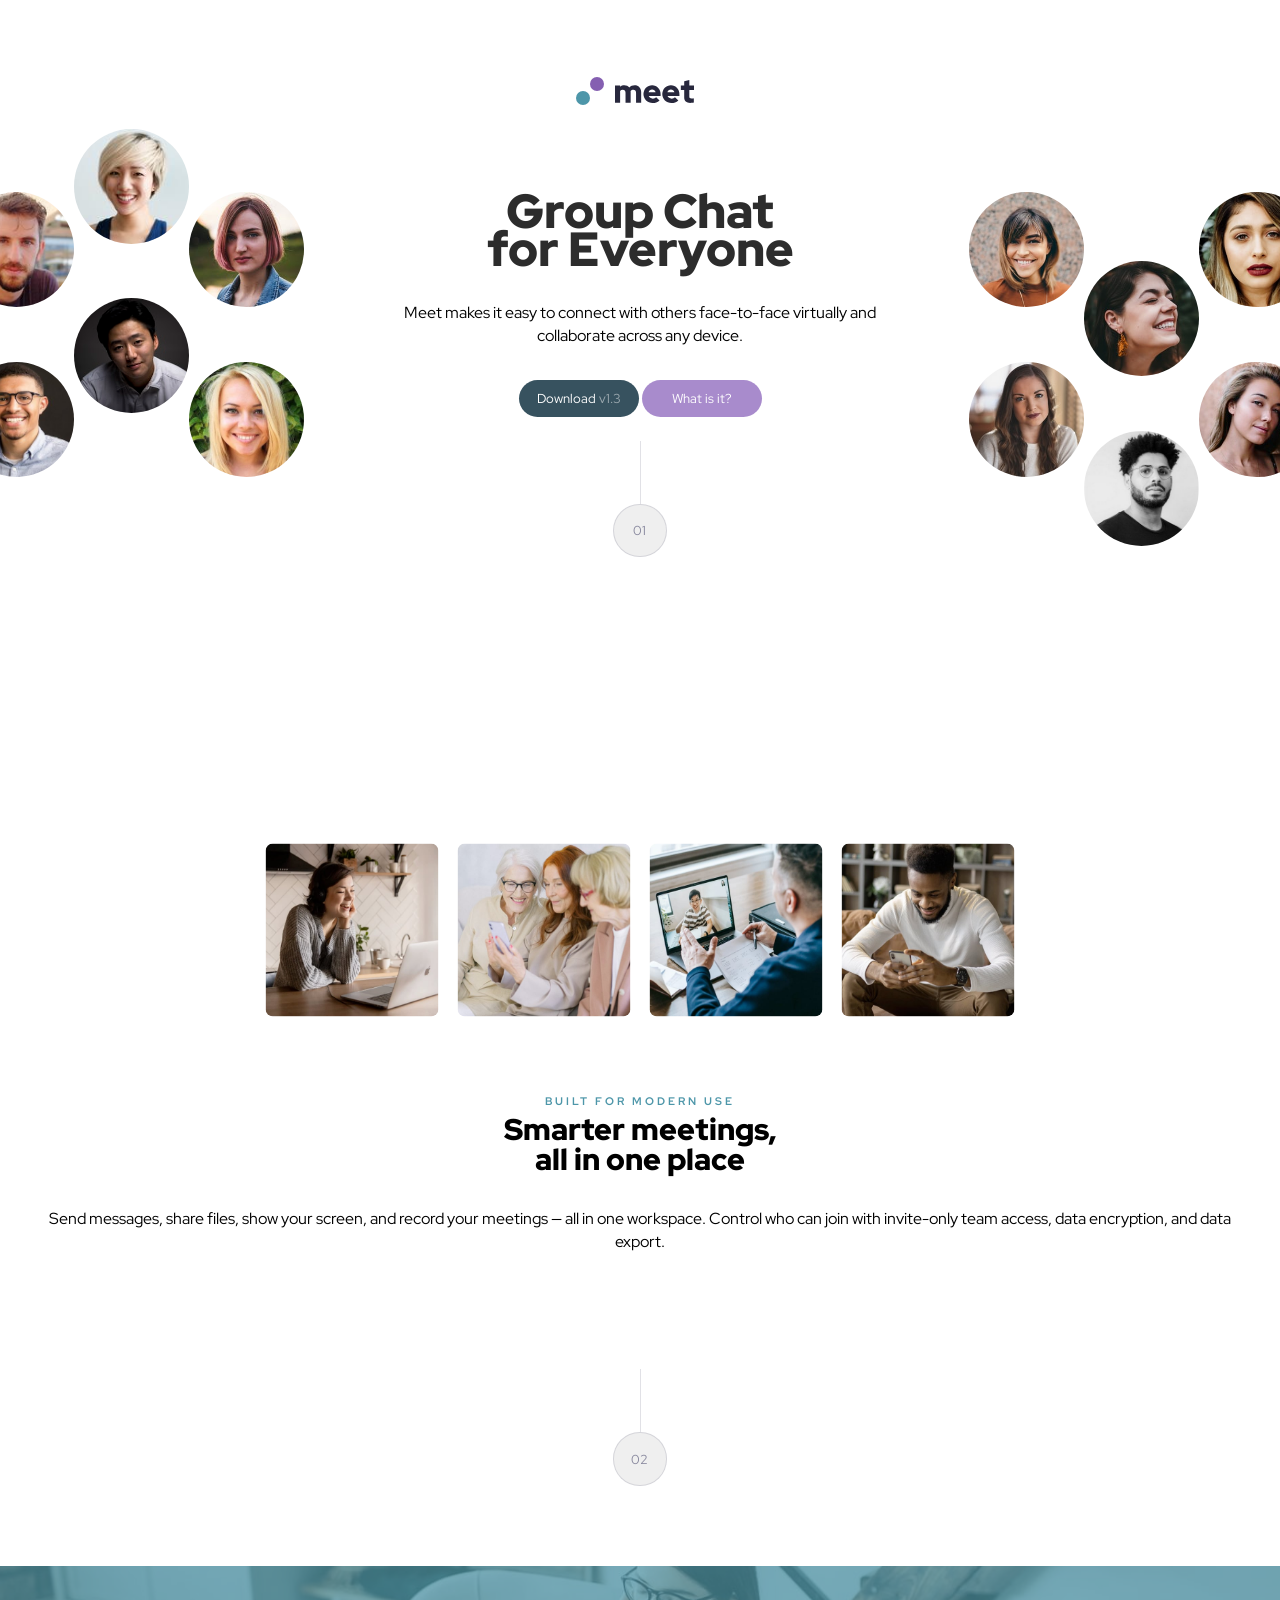
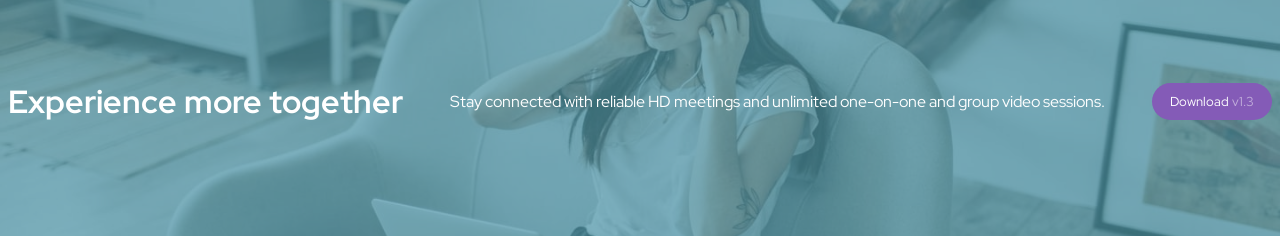
<file: index.html>
<!DOCTYPE html>
<html lang="en">
<head>
  <meta charset="UTF-8">
  <meta name="viewport" content="width=device-width, initial-scale=1.0">
  <link rel="stylesheet" href="style.css">
  <link rel="icon" type="image/png" sizes="32x32" href="./assets/favicon-32x32.png">
  <link rel="preconnect" href="https://fonts.googleapis.com">
<link rel="preconnect" href="https://fonts.gstatic.com" crossorigin>
<link href="https://fonts.googleapis.com/css2?family=Red+Hat+Display:wght@800&display=swap" rel="stylesheet">
<link rel="preconnect" href="https://fonts.googleapis.com">
<link rel="preconnect" href="https://fonts.gstatic.com" crossorigin>
<link href="https://fonts.googleapis.com/css2?family=Red+Hat+Display:wght@900&display=swap" rel="stylesheet">  
<link rel="preconnect" href="https://fonts.googleapis.com">
<link rel="preconnect" href="https://fonts.gstatic.com" crossorigin>
<link href="https://fonts.googleapis.com/css2?family=Red+Hat+Display:wght@300&display=swap" rel="stylesheet">
<title>Meet landing page</title>
</head>
<body>
  
    <div class="page">
      <img class="logo" src="./assets/logo.svg" alt="">
    <div class="header">
        
       <div class="first-img-container ">
         
          <div class="images"><img  src="./assets/images/img1.jpg" alt=""></div>
          <div class="images1 "><img  src="./assets/images/img2.jpg" alt=""></div>
        <div class="images"><img src="./assets/images/img3.jpg" alt=""></div>
          <div class="images "><img  src="./assets/images/img4.jpg" alt=""></div>
        <div class="images1"><img  src="./assets/images/img5.jpg" alt=""></div>
          <div class="images "><img  src="./assets/images/img6.jpeg" alt=""></div>
        
      
       </div>
       
       <div class="second-img-container">
        <div class="images"><img  src="./assets/images/img7.jpg" alt=""></div>
        <div class="images2 "><img  src="./assets/images/img8.jpg" alt=""></div>
      <div class="images"><img  src="./assets/images/img9.jpg" alt=""></div>
        <div class="images "><img  src="./assets/images/img10.jpg" alt=""></div>
      <div class="images2"><img  src="./assets/images/img11.jpg" alt=""></div>
        <div class="images "><img  src="./assets/images/img12.jpg" alt=""></div>
      </div>
        
      
      <article>
          
        <div class="text">
        <h2>Group Chat<br> for Everyone</h2>
        <p>Meet makes it easy to connect with 
          others face-to-face virtually and collaborate across any device.</p>
         
           <button class="btn1"><div class="download">Download <span>v1.3</span></div></button>
          <button class="btn2">What is it?</button>
          <div class="circle-btn">
          <div class="line"></div>

        
          
        <button  class="page-btn">01</button>
        </div>
      </article></div>
      
  <section>
    
        <img class="gallery-img" src="./assets/desktop/image-woman-in-videocall.jpg" alt="">
        <img class="gallery-img" src="./assets/desktop/image-women-videochatting.jpg" alt="">
        <img class="gallery-img" src="./assets/desktop/image-men-in-meeting.jpg" alt="">
        <img class="gallery-img" src="./assets/desktop/image-man-texting.jpg" alt="">
      
  </section>
  <article>
    <div class="second-article">
    <h6>BUILT FOR MODERN USE</h6>
  
    <h4>Smarter meetings,<br> all in one place</h4>
  
    <p >Send messages, share files, show your screen, and record your meetings — all in one 
    workspace. Control who can join with invite-only team access, 
    data encryption, and data export.</p></div>
    <div class="circle-btn">
    <div class="line"></div>
    
      
    <button  class="page-btn">02</button>
  </div>
  </article>
    <footer>
      <div class="footer">
        <h1>Experience more together</h1>
        <p class="p-footer">Stay connected with reliable HD meetings and 
          unlimited one-on-one and group video sessions.</p>
        <button class="btn1 purple"><div class="download">Download <span>v1.3</span></div></button>
      </div>
    </footer>
</div>

</body></html>
</file>
<file: style.css>
*{
    margin: 0;
    padding: 0;
}
:root {
    --cyan: rgb(77, 150, 169);
    --cyan-light: rgba(77, 150, 169, 0.7);
    --purple: rgb(132, 91, 183);
    --purple-light: rgba(132, 91, 183, 0.7);
    --gray: rgb(128, 128, 128);
    --white: rgb(255, 255, 255);
}
body {
    font-family: 'Red Hat Display', sans-serif;
    background-color: rgb(255, 255, 255);
    
   
}

.first-img-container {
    display: grid;
    grid-template-columns: repeat(3, 1fr);
    grid-template-rows: 1em ;
    row-gap: 12vw;
    
}
.second-img-container {
    display: grid;
    grid-template-columns: repeat(3, 1fr);
    grid-template-rows: 1em ;
    row-gap: 12vw;
}
.first-img-container img, .second-img-container img {
    border-radius: 50%;
    width:  15vw;
    height: 15vw;

}
.images1 {
    margin-top:-55%;
}
.images2 {
    margin-top: 60%;
}
article {
    height: 60vh;
    text-align: center;  
    line-height: 147%;
    
}
section {
    
    justify-content: center;
    display: flex;
    flex-wrap: wrap;
    padding-top: 8%;
}

.gallery-img {
    width: 12em;
    height: 12em;
    transform: scale(0.9);
    border-radius: 8px;
   
}
.second-article {
    padding-top: 5%;
}


h2 {
    
    font-weight: 900;
    line-height: 80%;
    font-size: 3em;
    color: rgb(44, 44, 44);
}
h4 {
    font-weight: 900;
    line-height: 100%;
    font-size: 1.9em;
}
h6 {
    letter-spacing: 3px;
    color:rgb(77, 150, 169);
}
p {
    
    padding: 2em;
    font-size: 1em; 
    
    
   
}
.p-footer{
    color: white;
}
button {
    
    font-family: inherit;
    height: 2.8em;
    border-radius: 133px;
    padding: 0;
    border: none;
    color: white;
    cursor: pointer;

    
}
.line {
    
    background-color: #87879D;
    opacity: 0.25;
    height: 7vh;
    width: 1px;
    margin: auto;
}
.circle-btn {
    height: 33vh;
    padding-top: 4%;
}
.page-btn{
    border-radius: 50%;
    color: #87879D;
    width: 4em;
    height: 4em;
    border: 1px solid rgba(135, 135, 157, 0.25);
}
.btn1 {
    width: 9em;
    background: rgb(55, 82, 95);
}
.btn2 {
    background: rgba(132, 91, 183, 0.7);
    width: 9em;
}
span {
   opacity: .5;
}

footer {
        background-position: center;
        background-size: cover;
        width: 100%;
        color: white;
       
        position: absolute;
        text-align: center;
}
.purple {
        
    background-color: rgb(132, 91, 183);
}
.footer {
    background-color: rgba(77, 150, 169, 0.7);
    height: inherit;}


@media(max-width: 385px){
    .header{
        justify-content: space-around;
    
    }
.second-img-container{
    padding-right: 2%;
}
.circle-btn{
    bottom: -14vh;
}
}

@media only screen and (max-width: 800px){

    .first-img-container{
        row-gap: 14vw;
    }
    .second-img-container{
        padding-left: 0%;
        row-gap: 14vw;
        margin-top: -8%;
    }
    .page{
        width: 100vw;
      
    }
    .header{
        display: flex;
        padding-top: 32%;
        justify-content: space-around;
       flex-wrap: wrap;
    }
    h2{
        font-size: 2em;
    }
    

.logo{
    
    width: 119px;
    height: 28px;
    left:31vw;
    padding-top: 6%;
    transform: scale(1);
    position: absolute;
   
}

footer {
     
        height: 50vh;
        background-image: url('./assets/mobile/image-footer.jpg');
       z-index: -1;
    }
    .circle-btn{
        z-index: 0;
        position: relative;
       
        
    }
.footer h1{
    grid-area: a;
    padding-top: 11%;
}

    

 }

@media only screen and (min-width: 820px){

    

   .logo{
    width: 119px;
    height: 28px;
    left:45%;
    padding-top: 6%;
    transform: scale(1);
    position: absolute;
   }
    
    .second-img-container{
        margin-top: 0%;
    }
 .first-img-container img, .second-img-container img {
    border-radius: 50%;
    width:  9vw;
    height: 9vw;
    

}
.header{
    
    padding-top: 15%;
    display:grid;
    grid-template-areas: 
    "b a c";
} 


    
 .text {
    grid-area: a;
}
.first-img-container{
 grid-area: b;
 position:relative;
 left:-12%;
}
.second-img-container{
    grid-area: c;
    position:relative;
    right: -10%;

} 



footer {
    
     
      
    background-position: center;
    background-size: cover;
    width: 100%;
    color: white;
    height: 30vh;
    background-image: url('./assets/desktop/image-footer.jpg');
    position: absolute;
    text-align: center;
    z-index: -1;

}
.circle-btn{
    z-index: 0;
    position: relative;
    bottom: -6%;
    
}
.footer{
    width: inherit;
    display: flex;
    flex-direction: row;
    text-align: left;
    align-items: center;
    justify-content: space-around;
}
}
</file>
